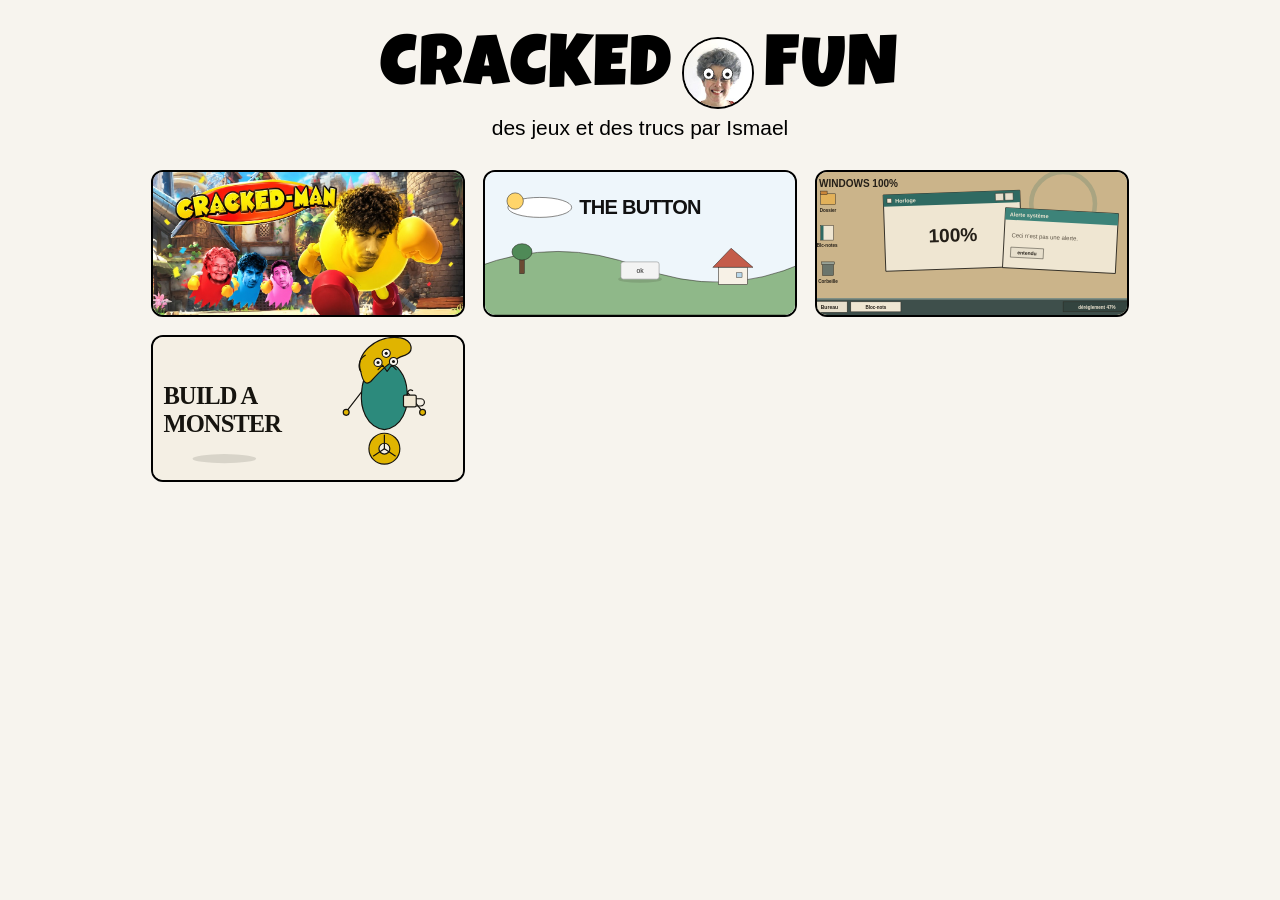
<file: index.html>
<!DOCTYPE html>
<html lang="fr">
  <head>
    <meta charset="UTF-8" />
    <meta name="viewport" content="width=device-width, initial-scale=1" />
    <meta name="theme-color" content="#f7f4ee" />
    <meta name="description" content="cracked.fun — des jeux et des trucs faits par Ismael." />
    <title>cracked.fun</title>
    <link rel="icon" type="image/png" href="assets/favicon.png" />
    <link rel="apple-touch-icon" href="assets/apple-touch-icon.png" />
    <link rel="preconnect" href="https://fonts.googleapis.com" />
    <link rel="preconnect" href="https://fonts.gstatic.com" crossorigin />
    <link
      href="https://fonts.googleapis.com/css2?family=Luckiest+Guy&display=swap"
      rel="stylesheet"
    />
    <link rel="stylesheet" href="site.css" />
  </head>
  <body>
    <div class="home">
      <header class="home-header">
        <h1 class="home-title">
          <span>CRACKED</span>
          <span class="logo-face" aria-hidden="true">
            <img src="assets/face.png" alt="" width="72" height="72" />
            <svg class="logo-eyes" viewBox="0 0 100 100">
              <g class="eye">
                <ellipse class="white" cx="36.2" cy="51.2" rx="7.8" ry="8.4" />
                <circle class="pupil" cx="36.2" cy="52.4" r="3.1" />
              </g>
              <g class="eye">
                <ellipse class="white" cx="63.8" cy="51.2" rx="7.8" ry="8.4" />
                <circle class="pupil" cx="63.8" cy="52.4" r="3.1" />
              </g>
            </svg>
          </span>
          <span>FUN</span>
        </h1>
        <p class="home-subtitle">des jeux et des trucs par Ismael</p>
      </header>

      <main class="games-container" id="shelf" aria-label="Les jeux"></main>

      <noscript>
        <p class="noscript"><a href="games/crack-man/">CRACKED-MAN</a></p>
      </noscript>

    </div>

    <script src="catalog.js"></script>
    <script src="site.js"></script>
  </body>
</html>
</file>
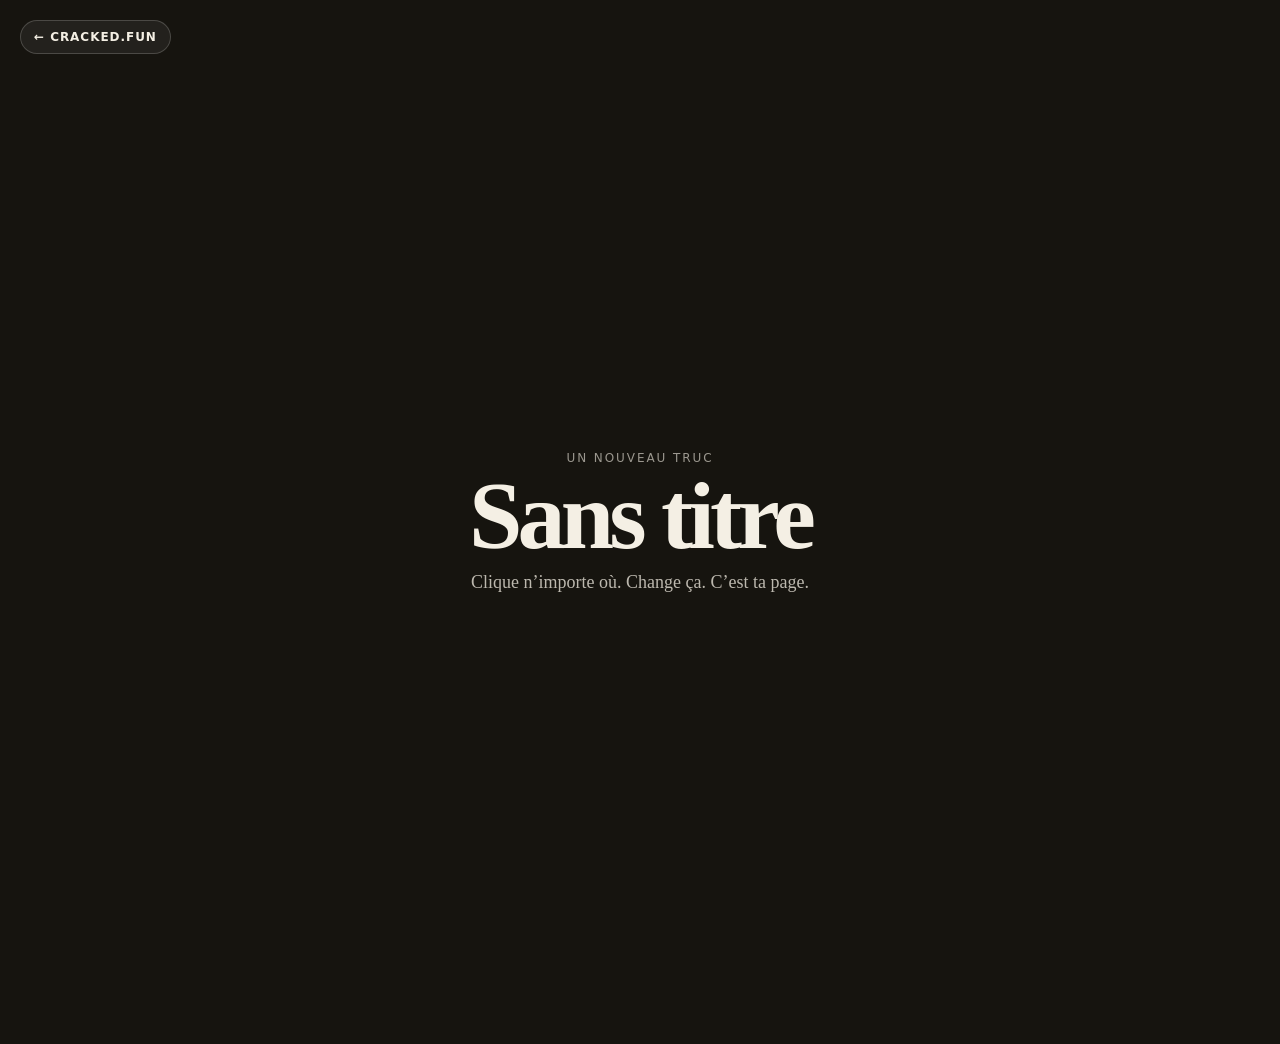
<file: games/_modele/index.html>
<!DOCTYPE html>
<html lang="fr">
  <head>
    <meta charset="UTF-8" />
    <meta name="viewport" content="width=device-width, initial-scale=1" />
    <title>Sans titre</title>
    <link rel="stylesheet" href="../../shared.css" />
    <link rel="stylesheet" href="style.css" />
  </head>
  <body>
    <!--
      Pour publier cette page :
      1. Duplique ce dossier et renomme-le (ex. games/mon-truc)
      2. Ajoute { slug: "mon-truc", title: "Mon truc", blurb: "…" } dans /catalog.js
      3. Dessine un bandeau 16:7 dans thumb.svg
    -->
    <a class="fun-home" href="../../">← cracked.fun</a>
    <main>
      <p class="kicker">un nouveau truc</p>
      <h1>Sans titre</h1>
      <p class="lede">Clique n’importe où. Change ça. C’est ta page.</p>
    </main>
    <script src="main.js"></script>
  </body>
</html>
</file>
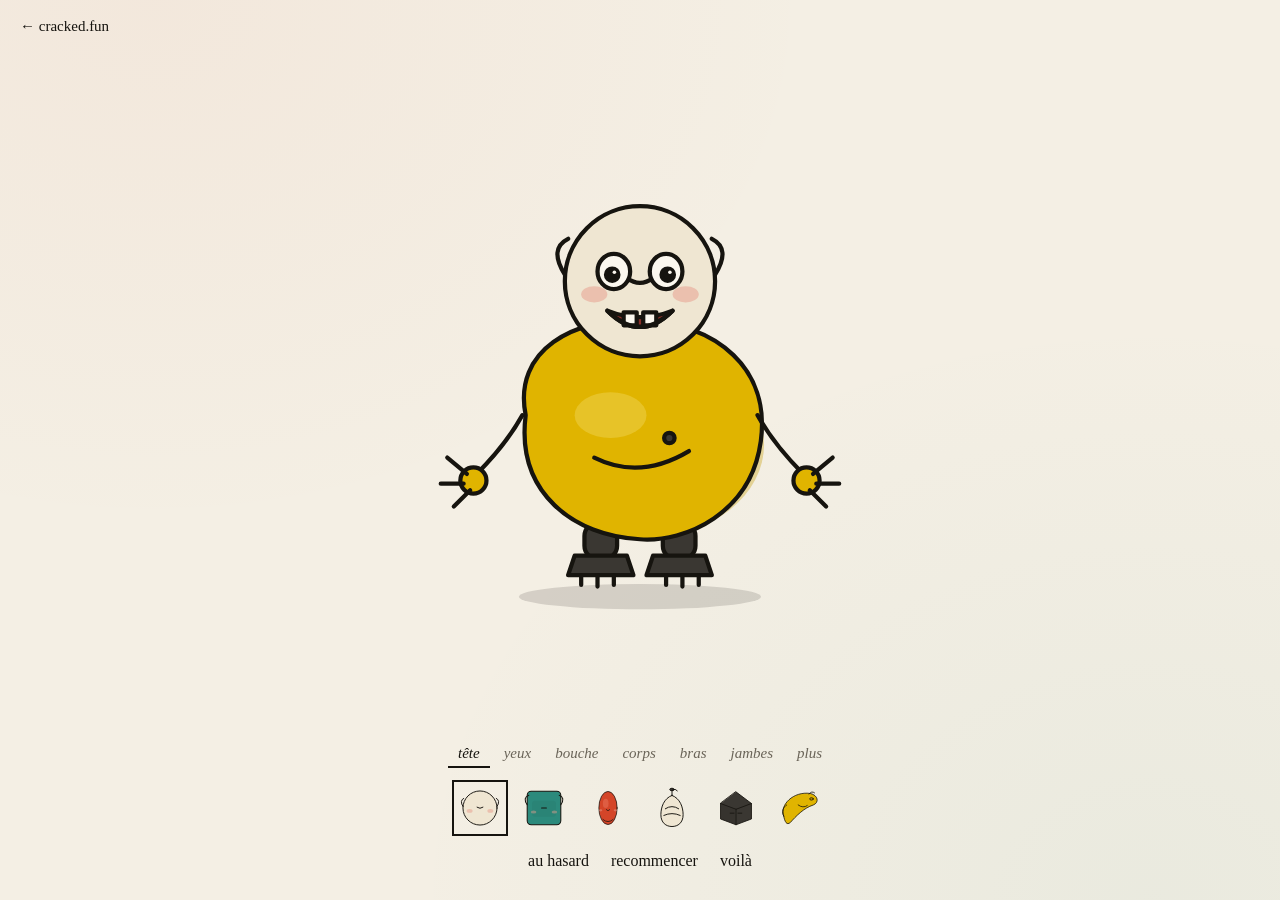
<file: games/build-a-monster/index.html>
<!DOCTYPE html>
<html lang="fr">
  <head>
    <meta charset="UTF-8" />
    <meta name="viewport" content="width=device-width, initial-scale=1" />
    <meta name="theme-color" content="#f4efe4" />
    <title>BUILD A MONSTER — cracked.fun</title>
    <link
      rel="icon"
      href="data:image/svg+xml,<svg xmlns='http://www.w3.org/2000/svg' viewBox='0 0 16 16'><rect width='16' height='16' fill='%23f4efe4'/><circle cx='8' cy='9' r='5.5' fill='%23e0b400' stroke='%2316140f' stroke-width='1.2'/><circle cx='6' cy='8' r='1' fill='%2316140f'/><circle cx='10' cy='8' r='1' fill='%2316140f'/></svg>"
    />
    <link rel="stylesheet" href="../../shared.css" />
    <link rel="stylesheet" href="style.css" />
  </head>
  <body>
    <a class="fun-home" href="../../">← cracked.fun</a>

    <main>
      <div class="stage">
        <div class="specimen">
          <div class="creature-wrap" id="creatureWrap">
            <svg
              id="monster"
              viewBox="0 0 360 460"
              role="img"
              aria-label="Le monstre"
            >
              <ellipse
                id="ground"
                class="ground"
                cx="180"
                cy="428"
                rx="72"
                ry="10"
                fill="#16140f"
                opacity="0.14"
              />
              <g id="monster-bob">
                <g id="monster-fit">
                  <g id="layer-legs"></g>
                  <g id="layer-body"></g>
                  <g id="layer-arms"></g>
                  <g id="layer-head"></g>
                  <g id="layer-eyes"></g>
                  <g id="layer-mouth"></g>
                  <g id="layer-accessory"></g>
                </g>
              </g>
            </svg>
          </div>

          <section class="finale" id="finale" hidden>
            <h1 id="monsterName"></h1>
            <p id="monsterTrait"></p>
          </section>
        </div>
      </div>

      <div class="dock" id="dock">
        <div class="picker" id="picker">
          <div
            class="cats"
            id="cats"
            role="tablist"
            aria-label="Catégories"
          ></div>
          <div
            class="parts"
            id="parts"
            role="tabpanel"
            aria-label="Pièces"
          ></div>
        </div>

        <div class="actions" id="actions">
          <button type="button" id="btnRandom">au hasard</button>
          <button type="button" id="btnReset">recommencer</button>
          <button type="button" id="btnVoila">voilà</button>
        </div>
      </div>
    </main>

    <script type="module" src="js/main.js"></script>
  </body>
</html>
</file>
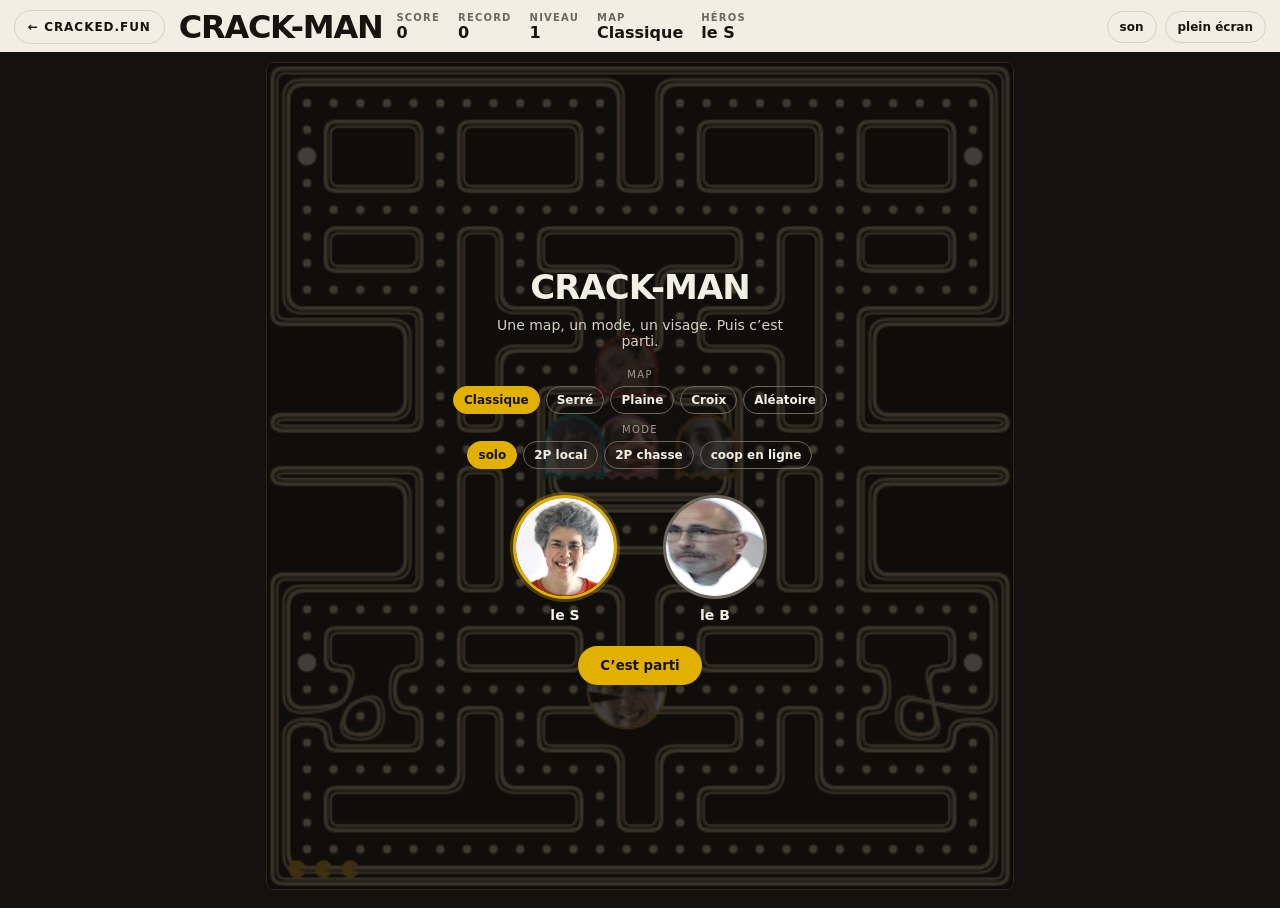
<file: games/crack-man/index.html>
<!DOCTYPE html>
<html lang="fr">
  <head>
    <meta charset="UTF-8" />
    <meta name="viewport" content="width=device-width, initial-scale=1, maximum-scale=1, user-scalable=no" />
    <meta name="theme-color" content="#100e0c" />
    <title>CRACK-MAN</title>
    <link rel="icon" href="data:image/svg+xml,<svg xmlns='http://www.w3.org/2000/svg' viewBox='0 0 16 16'><circle cx='8' cy='8' r='7' fill='%23ffe14d'/><polygon points='8,8 16,4 16,12' fill='%23100e0c'/></svg>" />
    <link rel="stylesheet" href="../../shared.css" />
    <link rel="stylesheet" href="style.css" />
  </head>
  <body>
    <div class="app">
      <header class="top">
        <a class="fun-home" href="../../">← cracked.fun</a>
        <h1>CRACK-MAN</h1>
        <div class="hud" aria-live="polite">
          <div><span class="label">score</span> <b id="score">0</b></div>
          <div><span class="label">record</span> <b id="high">0</b></div>
          <div><span class="label">niveau</span> <b id="level">1</b></div>
          <div><span class="label">map</span> <b id="mapLabel">Classique</b></div>
          <div><span class="label">héros</span> <b id="heroLabel">le S</b></div>
        </div>
        <div class="tools">
          <button type="button" id="muteBtn" aria-pressed="false">son</button>
          <button type="button" id="fullBtn">plein écran</button>
        </div>
      </header>

      <div class="board">
        <div class="stage" id="stage">
          <canvas id="game" width="448" height="496"></canvas>
        <div id="overlay" class="overlay">
          <p id="overlayTitle" class="ready">CRACK-MAN</p>
          <p id="overlayHint" class="hint">Une map, un mode, un visage.</p>
          <div id="setup" class="setup">
            <p class="setup-label">map</p>
            <div id="mapRow" class="chip-row" role="group" aria-label="Carte"></div>
            <p class="setup-label">mode</p>
            <div id="modeRow" class="chip-row" role="group" aria-label="Mode">
              <button type="button" class="chip" data-mode="solo">solo</button>
              <button type="button" class="chip" data-mode="coop">2P local</button>
              <button type="button" class="chip" data-mode="versus">2P chasse</button>
              <button type="button" class="chip" data-mode="online">coop en ligne</button>
            </div>
            <div id="onlineBox" class="online-box" hidden>
              <p class="setup-label">salon</p>
              <p class="online-help">Toi = premier héros. Ton pote = le deuxième. Même score, mêmes vies, même map.</p>
              <div class="online-row">
                <button type="button" id="hostBtn">créer un salon</button>
                <input id="roomCode" maxlength="4" spellcheck="false" placeholder="CODE" aria-label="Code salon" />
                <button type="button" id="joinBtn">rejoindre</button>
                <button type="button" id="copyLink" hidden>copier le lien</button>
              </div>
              <p id="netStatus" class="net-status"></p>
            </div>
          </div>
          <div id="picker" class="picker" role="group" aria-label="Choix du personnage">
            <button type="button" class="pick" data-hero="s" aria-pressed="true" aria-label="le S">
              <img src="faces/le-s.png" alt="" width="104" height="104" />
              <span>le S</span>
            </button>
            <button type="button" class="pick" data-hero="b" aria-pressed="false" aria-label="le B">
              <img src="faces/le-b.png" alt="" width="104" height="104" />
              <span>le B</span>
            </button>
          </div>
          <div class="overlay-actions">
            <button id="startBtn" type="button" hidden>C’est parti</button>
            <button id="changeBtn" type="button" hidden>changer de perso</button>
          </div>
        </div>
        </div>
      </div>

      <div class="pad" aria-label="Direction">
        <button type="button" data-dir="up" aria-label="Haut">▲</button>
        <div class="mid">
          <button type="button" data-dir="left" aria-label="Gauche">◀</button>
          <button type="button" data-dir="right" aria-label="Droite">▶</button>
        </div>
        <button type="button" data-dir="down" aria-label="Bas">▼</button>
      </div>
    </div>
    <script type="module" src="js/main.js"></script>
  </body>
</html>
</file>
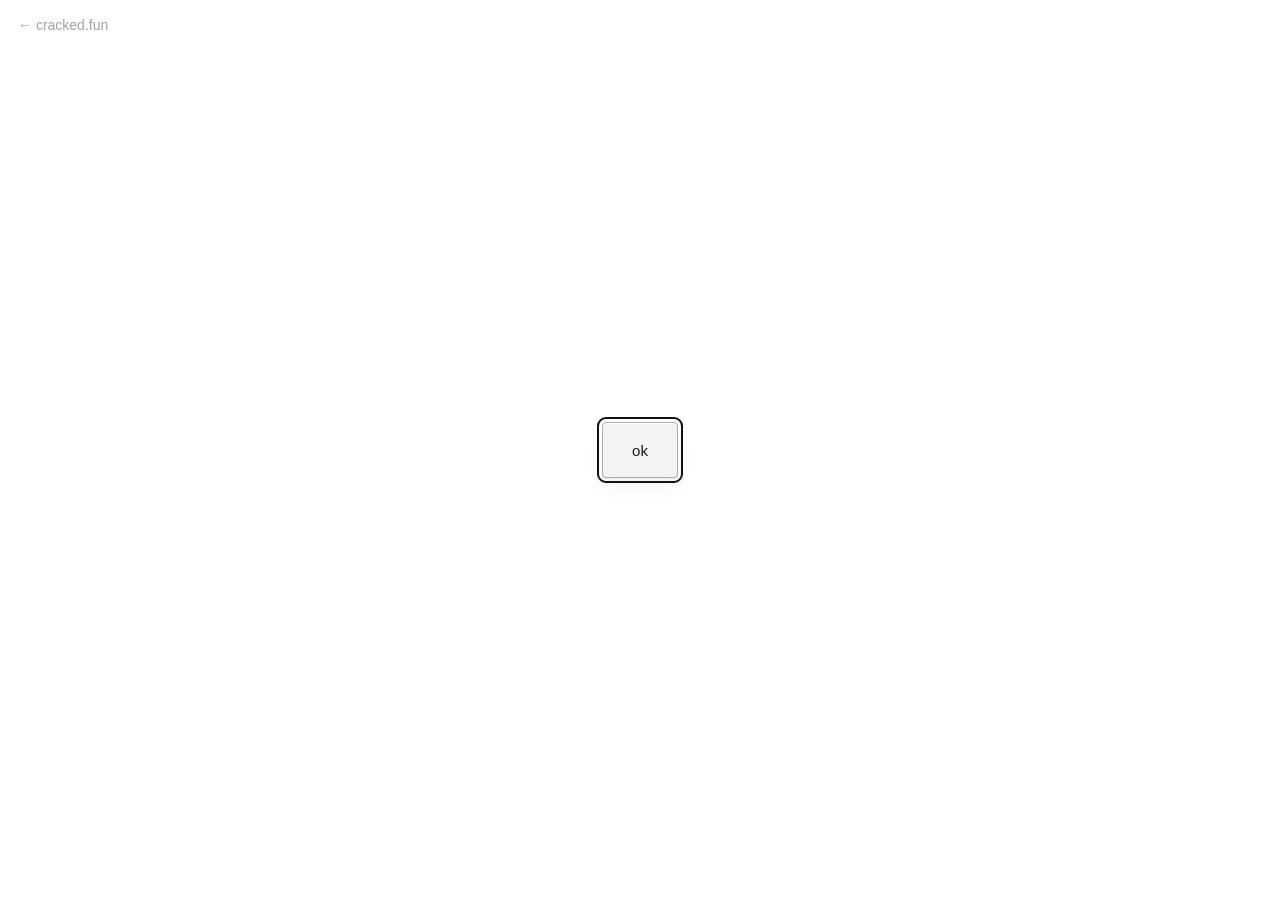
<file: games/the-button/index.html>
<!DOCTYPE html>
<html lang="fr">
  <head>
    <meta charset="UTF-8" />
    <meta name="viewport" content="width=device-width, initial-scale=1" />
    <meta name="theme-color" content="#ffffff" />
    <title>THE BUTTON — cracked.fun</title>
    <link
      rel="icon"
      href="data:image/svg+xml,<svg xmlns='http://www.w3.org/2000/svg' viewBox='0 0 16 16'><rect x='2' y='5' width='12' height='6' rx='1.2' fill='%23f3f3f3' stroke='%238a8a8a'/></svg>"
    />
    <link rel="stylesheet" href="../../shared.css" />
    <link rel="stylesheet" href="./style.css" />
  </head>
  <body data-era="void">
    <a class="fun-home" href="../../">← cracked.fun</a>
    <div class="count" id="count" aria-hidden="true"></div>

    <svg
      class="cosmos"
      id="cosmos"
      viewBox="0 0 1200 675"
      preserveAspectRatio="xMidYMid slice"
      aria-hidden="true"
    ></svg>

    <div class="world" id="world">
      <div class="globe" id="globe">
        <div class="picture-wrap">
          <svg
            class="picture"
            id="stage"
            viewBox="0 0 1200 675"
            preserveAspectRatio="xMidYMid slice"
            aria-hidden="true"
          ></svg>
        </div>
        <div class="globe-glass" aria-hidden="true"></div>
        <div class="globe-base" aria-hidden="true"></div>
      </div>
    </div>

    <button type="button" class="the-btn" id="btn" autofocus>
      <span class="crown" aria-hidden="true"></span>
      <span class="label" id="label">ok</span>
    </button>

    <p class="caption" id="caption" aria-live="polite"></p>

    <div class="os-dialog" id="dialog" hidden>
      <div class="os-card" role="dialog" aria-labelledby="dialog-title" aria-modal="true">
        <div class="os-bar">
          <span id="dialog-title">Alerte</span>
          <button type="button" class="os-x" id="dialog-ok" aria-label="fermer">×</button>
        </div>
        <p class="os-body" id="dialog-body"></p>
        <div class="os-actions">
          <button type="button" class="os-ok" id="dialog-ok-2">OK</button>
        </div>
      </div>
    </div>

    <script type="module" src="./js/main.js"></script>
  </body>
</html>
</file>
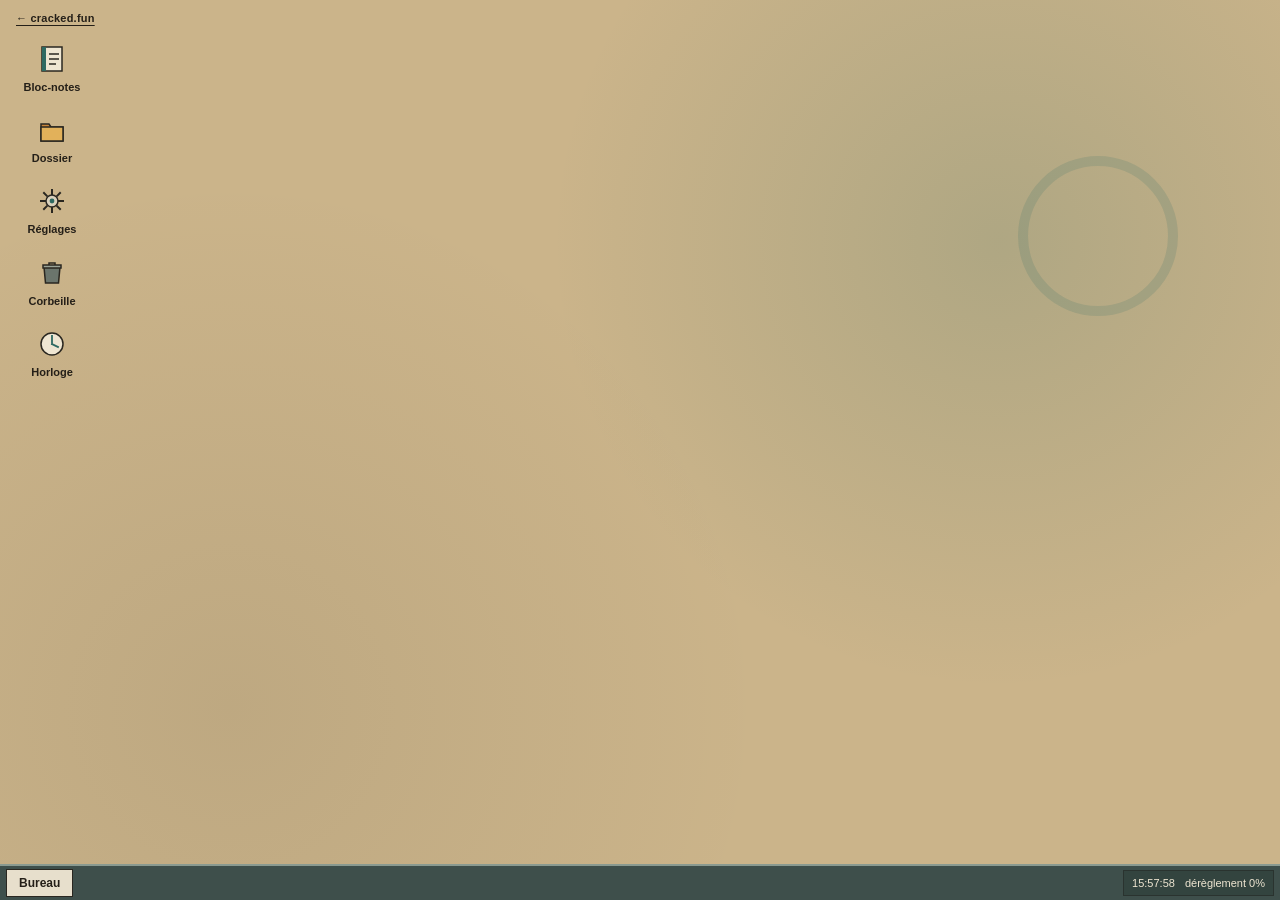
<file: games/windows-100/index.html>
<!DOCTYPE html>
<html lang="fr">
  <head>
    <meta charset="UTF-8" />
    <meta name="viewport" content="width=device-width, initial-scale=1" />
    <title>WINDOWS 100% — cracked.fun</title>
    <link rel="icon" href="data:image/svg+xml,<svg xmlns='http://www.w3.org/2000/svg' viewBox='0 0 16 16'><rect width='16' height='16' fill='%23cbb48a'/><rect x='3' y='3' width='10' height='8' fill='%23efe6d2' stroke='%232a2720'/><rect x='3' y='3' width='10' height='2' fill='%232f6a62'/></svg>" />
    <link rel="stylesheet" href="../../shared.css" />
    <link rel="stylesheet" href="style.css" />
  </head>
  <body>
    <a class="fun-home" href="../../">← cracked.fun</a>
    <div id="boot" class="boot" hidden>
      <div class="boot-card">
        <div class="boot-mark" aria-hidden="true"></div>
        <p class="boot-name">Bureau</p>
        <p class="boot-msg">préparation du bureau…</p>
      </div>
    </div>
    <div id="stage" class="stage">
      <div id="desktop" class="desktop"></div>
      <div id="windows" class="windows"></div>
    </div>
    <footer id="taskbar" class="taskbar"></footer>
    <script type="module" src="js/main.js"></script>
  </body>
</html>
</file>
<file: site.css>
/* Copie du layout neal.fun : fond papier, logo centré, grille de cartes-images. */

* {
  box-sizing: border-box;
}

html,
body {
  margin: 0;
  min-height: 100%;
  background: #f7f4ee;
  color: #000;
  font-family: -apple-system, BlinkMacSystemFont, "Segoe UI", Roboto, Helvetica, Arial, sans-serif;
}

.home {
  max-width: 1010px;
  margin: 0 auto;
  padding: 8px 16px 40px;
}

.home-header {
  text-align: center;
  padding: 26px 0 30px;
}

.home-title {
  display: flex;
  align-items: center;
  justify-content: center;
  gap: 8px;
  margin: 0;
  font-family: "Luckiest Guy", "Arial Rounded MT Bold", "Segoe UI", Arial, sans-serif;
  font-size: clamp(42px, 8vw, 72px);
  font-weight: 400;
  letter-spacing: 0.02em;
  line-height: 1;
  color: #000;
}

.logo-face {
  position: relative;
  display: inline-block;
  width: clamp(48px, 8vw, 72px);
  height: clamp(48px, 8vw, 72px);
  margin: 0 2px;
  border: 2.5px solid #000;
  border-radius: 50%;
  overflow: hidden;
  transform: translateY(4%);
  flex-shrink: 0;
  background: #e8e2d6;
}

.logo-face img {
  display: block;
  width: 100%;
  height: 100%;
  object-fit: cover;
  object-position: center top;
}

.logo-eyes {
  position: absolute;
  inset: 0;
  width: 100%;
  height: 100%;
  pointer-events: none;
  overflow: visible;
}

.logo-face .white {
  fill: #fff;
  stroke: #111;
  stroke-width: 1.15;
}

.logo-face .pupil {
  fill: #171717;
}

.home-subtitle {
  margin: 10px 0 0;
  color: #000;
  font-size: clamp(16px, 2.4vw, 21px);
}

.games-container {
  display: grid;
  grid-template-columns: repeat(3, 1fr);
  gap: 18px;
}

.game-link {
  display: block;
  border-radius: 12px;
  line-height: 0;
  transition: transform 0.12s ease-out;
}

.game-link:hover,
.game-link:focus-visible {
  transform: scale(1.03);
}

.game-image {
  width: 100%;
  aspect-ratio: 32 / 15;
  object-fit: cover;
  border: 2px solid #000;
  border-radius: 12px;
  background: #f7f4ee;
}

.home-footer {
  margin-top: 48px;
  text-align: center;
  color: #777;
  font-size: 13px;
}

.noscript {
  text-align: center;
}

@media (max-width: 860px) {
  .games-container {
    grid-template-columns: repeat(2, 1fr);
    gap: 14px;
  }
}

@media (max-width: 560px) {
  .games-container {
    grid-template-columns: 1fr;
  }

  .home-header {
    padding: 18px 0 22px;
  }
}
</file>
<file: shared.css>
.fun-home {
  display: inline-flex;
  align-items: center;
  gap: 8px;
  margin-bottom: 18px;
  border: 1px solid rgba(255, 255, 255, 0.18);
  border-radius: 999px;
  padding: 9px 13px;
  background: rgba(255, 255, 255, 0.06);
  color: inherit;
  font-family: "Segoe UI", system-ui, sans-serif;
  font-size: 12px;
  font-weight: 800;
  letter-spacing: 0.08em;
  text-decoration: none;
  text-transform: uppercase;
  transition: opacity 0.18s ease, transform 0.18s ease, background 0.18s ease;
}

.fun-home:hover,
.fun-home:focus-visible {
  background: rgba(255, 255, 255, 0.12);
  opacity: 1;
  transform: translateY(-2px);
}
</file>
<file: games/_modele/style.css>
html,
body {
  margin: 0;
  min-height: 100%;
  background: #16140f;
  color: #f4efe4;
  font-family: Georgia, "Iowan Old Style", serif;
  cursor: pointer;
  transition: background 0.35s ease;
}

.fun-home {
  position: absolute;
  top: 20px;
  left: 20px;
  color: #f4efe4;
  z-index: 2;
}

main {
  min-height: 100vh;
  display: grid;
  place-content: center;
  text-align: center;
  padding: 72px 24px;
  pointer-events: none;
}

.kicker {
  margin: 0;
  font-family: "Segoe UI", system-ui, sans-serif;
  font-size: 12px;
  letter-spacing: 0.16em;
  text-transform: uppercase;
  opacity: 0.6;
}

h1 {
  margin: 8px 0 12px;
  font-size: clamp(48px, 12vw, 96px);
  letter-spacing: -0.05em;
  line-height: 0.9;
}

.lede {
  margin: 0;
  font-size: 18px;
  opacity: 0.75;
}
</file>
<file: games/build-a-monster/style.css>
:root {
  --paper: #f4efe4;
  --ink: #16140f;
  --mute: #6a6458;
  --line: #d2cbbd;
  --mustard: #e0b400;
  --tomato: #d44528;
  --teal: #2c8a7c;
}

*,
*::before,
*::after {
  box-sizing: border-box;
}

html,
body {
  margin: 0;
  min-height: 100%;
  background: var(--paper);
  color: var(--ink);
  font-family: Georgia, "Iowan Old Style", "Palatino Linotype", serif;
}

body {
  min-height: 100dvh;
  background-image:
    radial-gradient(ellipse at 12% 0%, rgba(212, 69, 40, 0.045), transparent 42%),
    radial-gradient(ellipse at 90% 100%, rgba(44, 138, 124, 0.05), transparent 46%);
}

.fun-home {
  position: fixed;
  top: 18px;
  left: 20px;
  z-index: 4;
  margin: 0;
  border: 0;
  border-radius: 0;
  padding: 0;
  background: transparent;
  color: var(--ink);
  font-family: Georgia, "Iowan Old Style", serif;
  font-size: 15px;
  font-weight: 400;
  letter-spacing: 0;
  text-transform: none;
  box-shadow: none;
}

.fun-home:hover,
.fun-home:focus-visible {
  background: transparent;
  transform: none;
  opacity: 1;
  box-shadow: inset 0 -1px 0 var(--ink);
}

.fun-home:focus-visible {
  outline: 2px solid var(--ink);
  outline-offset: 4px;
}

main {
  min-height: 100dvh;
  display: flex;
  flex-direction: column;
  padding: 52px 16px 20px;
}

.stage {
  flex: 1;
  display: flex;
  justify-content: center;
  min-height: 0;
}

.specimen {
  display: flex;
  flex-direction: column;
  align-items: center;
  width: 100%;
  max-width: 720px;
  min-height: 0;
}

.creature-wrap {
  display: flex;
  justify-content: center;
  align-items: center;
  width: 100%;
  line-height: 0;
}

#monster {
  display: block;
  width: auto;
  height: min(66dvh, 580px);
  max-width: min(96vw, 100%);
  overflow: visible;
}

#monster-bob {
  transform-box: fill-box;
  transform-origin: 50% 80%;
}

.finale {
  flex-shrink: 0;
  text-align: center;
  margin-top: 2px;
  min-height: 4.4em;
}

.finale[hidden] {
  display: none;
}

.finale h1 {
  margin: 0;
  font-size: clamp(32px, 7vw, 56px);
  font-weight: 700;
  letter-spacing: -0.04em;
  line-height: 0.95;
}

.finale p {
  margin: 8px 0 0;
  font-size: clamp(15px, 2.4vw, 18px);
  font-style: italic;
  color: var(--mute);
}

.dock {
  flex-shrink: 0;
  display: flex;
  flex-direction: column;
  align-items: center;
  gap: 12px;
  padding: 2px 0 6px;
}

.picker {
  display: flex;
  flex-direction: column;
  align-items: center;
  gap: 12px;
  width: 100%;
}

.picker[hidden] {
  display: none;
}

.cats {
  display: flex;
  flex-wrap: wrap;
  justify-content: center;
  gap: 2px 4px;
  max-width: 640px;
}

button {
  -webkit-tap-highlight-color: transparent;
  touch-action: manipulation;
  user-select: none;
}

.cats button {
  appearance: none;
  background: none;
  border: 0;
  border-radius: 0;
  padding: 6px 10px;
  color: var(--mute);
  font-family: Georgia, "Iowan Old Style", serif;
  font-size: 15px;
  font-style: italic;
  cursor: pointer;
  box-shadow: inset 0 -1px 0 transparent;
}

.cats button[aria-selected="true"] {
  color: var(--ink);
  box-shadow: inset 0 -2px 0 var(--ink);
}

.cats button:hover {
  color: var(--ink);
}

.parts {
  display: flex;
  flex-wrap: wrap;
  justify-content: center;
  gap: 8px;
}

.part-btn {
  appearance: none;
  width: 56px;
  height: 56px;
  padding: 6px;
  background: transparent;
  border: 2px solid transparent;
  border-radius: 0;
  cursor: pointer;
  color: var(--ink);
}

.part-btn svg {
  display: block;
  width: 100%;
  height: 100%;
  overflow: visible;
}

.part-btn[aria-pressed="true"] {
  border-color: var(--ink);
}

.part-btn:hover:not([aria-pressed="true"]) {
  border-color: var(--line);
}

.actions {
  display: flex;
  flex-wrap: wrap;
  justify-content: center;
  gap: 8px 22px;
}

.actions button {
  appearance: none;
  background: none;
  border: 0;
  border-radius: 0;
  padding: 4px 0;
  color: var(--ink);
  font-family: Georgia, "Iowan Old Style", serif;
  font-size: 16px;
  cursor: pointer;
  box-shadow: inset 0 -1px 0 transparent;
}

.actions button:hover {
  box-shadow: inset 0 -1px 0 var(--ink);
}

.actions button:focus-visible,
.cats button:focus-visible,
.part-btn:focus-visible {
  outline: 2px solid var(--ink);
  outline-offset: 3px;
}

.is-present #monster-bob {
  animation: bob 2.55s ease-in-out infinite;
}

@keyframes bob {
  0%,
  100% {
    transform: translateY(0);
  }
  50% {
    transform: translateY(-10px);
  }
}

@media (prefers-reduced-motion: reduce) {
  .is-present #monster-bob {
    animation: none;
  }

  .fun-home {
    transition: none;
  }
}

  @media (max-width: 520px) {
  .fun-home {
    top: 14px;
    left: 14px;
    font-size: 14px;
  }

  main {
    padding: 44px 10px 12px;
  }

  .part-btn {
    width: 48px;
    height: 48px;
  }

  #monster {
    height: min(54dvh, 440px);
  }

  .cats button {
    font-size: 14px;
    padding: 5px 8px;
  }

  .finale h1 {
    font-size: clamp(28px, 11vw, 44px);
  }
}
</file>
<file: games/crack-man/style.css>
:root {
  --paper: #f3eee4;
  --ink: #16140f;
  --mute: #6d675c;
  --gold: #e2b100;
  --line: #d8d0c2;
  --board: #0d0c0a;
}

* {
  box-sizing: border-box;
  -webkit-tap-highlight-color: transparent;
}

html,
body {
  margin: 0;
  height: 100%;
  background: var(--paper);
  color: var(--ink);
  font-family: "Segoe UI", system-ui, sans-serif;
}

.app {
  min-height: 100dvh;
  display: flex;
  flex-direction: column;
  padding: 10px 14px 16px;
}

.top {
  display: flex;
  align-items: center;
  gap: 14px;
  flex-wrap: wrap;
  margin-bottom: 8px;
}

.fun-home {
  margin: 0;
  border: 1px solid var(--line);
  background: transparent;
  color: var(--ink);
  transform: none;
}

.fun-home:hover,
.fun-home:focus-visible {
  background: #fff;
  transform: none;
}

h1 {
  margin: 0;
  font-size: clamp(22px, 4vw, 32px);
  letter-spacing: -0.04em;
  font-weight: 800;
  line-height: 1;
}

.hud {
  display: flex;
  gap: 18px;
  font-variant-numeric: tabular-nums;
  font-size: 16px;
  font-weight: 700;
  flex: 1;
}

.hud b {
  font-weight: 800;
}

.label {
  display: block;
  font-size: 10px;
  font-weight: 700;
  letter-spacing: 0.12em;
  text-transform: uppercase;
  color: var(--mute);
}

.tools {
  display: flex;
  gap: 8px;
}

.tools button {
  background: transparent;
  color: var(--ink);
  border: 1px solid var(--line);
  border-radius: 999px;
  padding: 8px 12px;
  font-size: 12px;
  font-weight: 700;
}

.tools button:focus-visible,
.pick:focus-visible,
.overlay-actions button:focus-visible,
.pad button:focus-visible {
  outline: 2px solid var(--gold);
  outline-offset: 2px;
}

.board {
  flex: 1;
  display: flex;
  align-items: center;
  justify-content: center;
  min-height: 0;
  background: #141210;
  margin: 0 -14px -16px;
  padding: 10px 14px 18px;
}

.stage {
  position: relative;
  width: min(100vw - 24px, calc((100dvh - 72px) * 448 / 496));
  background: var(--board);
  border-radius: 8px;
  overflow: hidden;
  border: 1px solid #2a261f;
}

.stage:fullscreen,
.stage:-webkit-full-screen {
  width: min(100vw, calc(100vh * 448 / 496));
  height: min(100vh, calc(100vw * 496 / 448));
  border: 0;
  border-radius: 0;
}

canvas#game {
  display: block;
  width: 100%;
  height: auto;
  aspect-ratio: 448 / 496;
}

.overlay {
  position: absolute;
  inset: 0;
  display: flex;
  flex-direction: column;
  align-items: center;
  justify-content: center;
  background: rgba(13, 12, 10, 0.78);
  color: #f4efe4;
  text-align: center;
  gap: 10px;
  padding: 16px;
  overflow: auto;
}

.overlay.hidden {
  display: none;
}

.ready {
  margin: 0;
  font-size: clamp(22px, 5vw, 34px);
  letter-spacing: -0.03em;
  font-weight: 800;
}

.hint {
  margin: 0;
  font-size: 14px;
  color: #d8d0c2;
  max-width: 22em;
}

.setup {
  width: min(420px, 100%);
  text-align: center;
}

.setup-label {
  margin: 10px 0 6px;
  font-size: 10px;
  letter-spacing: 0.14em;
  text-transform: uppercase;
  color: #a39a8c;
}

.chip-row {
  display: flex;
  flex-wrap: wrap;
  justify-content: center;
  gap: 6px;
}

.chip {
  background: transparent;
  color: #f4efe4;
  border: 1px solid #6d675c;
  border-radius: 999px;
  padding: 6px 10px;
  font-size: 12px;
  font-weight: 700;
}

.chip.is-on {
  background: var(--gold);
  color: #16140f;
  border-color: var(--gold);
}

.online-box {
  margin-top: 8px;
}

.online-help {
  margin: 0 0 8px;
  font-size: 12px;
  color: #d8d0c2;
}

.online-row {
  display: flex;
  flex-wrap: wrap;
  justify-content: center;
  gap: 6px;
}

.online-row input {
  width: 4.6em;
  text-align: center;
  text-transform: uppercase;
  letter-spacing: 0.12em;
  font-weight: 800;
  border: 1px solid #6d675c;
  border-radius: 999px;
  background: #1a1712;
  color: #f4efe4;
  padding: 8px 10px;
}

.online-row button {
  padding: 8px 12px;
  font-size: 12px;
}

.net-status {
  margin: 6px 0 0;
  min-height: 1.2em;
  font-size: 12px;
  color: #e2b100;
}

.picker {
  display: flex;
  gap: 18px;
  margin: 8px 0 4px;
}

.pick {
  width: 132px;
  background: transparent;
  color: #f4efe4;
  border: 0;
  border-radius: 18px;
  padding: 8px;
  display: flex;
  flex-direction: column;
  align-items: center;
  gap: 8px;
  font-weight: 800;
}

.pick img {
  display: block;
  width: 104px;
  height: 104px;
  object-fit: cover;
  border-radius: 50%;
  background: #2a261f;
  border: 3px solid #6d675c;
  overflow: hidden;
  color: transparent;
  font-size: 0;
  line-height: 0;
  pointer-events: none;
}

.pick span {
  font-size: 14px;
  font-weight: 800;
  line-height: 1.2;
}

.pick[data-hero="s"] img {
  object-position: 50% 38%;
}

.pick[data-hero="b"] img {
  object-position: 38% 42%;
}

.pick.is-on img,
.pick[aria-pressed="true"] img {
  border-color: var(--gold);
  box-shadow: 0 0 0 3px rgba(226, 177, 0, 0.28);
}

.overlay-actions {
  display: flex;
  gap: 10px;
  flex-wrap: wrap;
  justify-content: center;
}

button {
  cursor: pointer;
  border: 0;
  border-radius: 999px;
  background: var(--gold);
  color: #16140f;
  font-family: inherit;
  font-weight: 800;
  padding: 12px 22px;
}

#changeBtn {
  background: transparent;
  color: #f4efe4;
  border: 1px solid #8a8274;
}

.pad {
  display: none;
  margin: 10px auto 0;
  justify-items: center;
  gap: 8px;
  width: min(280px, 100%);
}

.pad .mid {
  display: flex;
  gap: 56px;
}

.pad button {
  width: 72px;
  height: 48px;
  border-radius: 10px;
  background: var(--ink);
  color: var(--paper);
  padding: 0;
}

@media (pointer: coarse) {
  .pad {
    display: grid;
  }
  .stage {
    width: min(100vw - 20px, calc((100dvh - 196px) * 448 / 496));
  }
}

@media (max-width: 720px) {
  .hud {
    width: 100%;
    order: 3;
    justify-content: space-between;
    gap: 8px;
    font-size: 14px;
  }
  .tools {
    margin-left: auto;
  }
  .pick {
    width: 112px;
  }
  .pick img {
    width: 88px;
    height: 88px;
  }
}

@media (prefers-reduced-motion: reduce) {
  * {
    animation: none !important;
    transition: none !important;
  }
}
</file>
<file: games/the-button/style.css>
* {
  box-sizing: border-box;
}

html,
body {
  margin: 0;
  height: 100%;
  overflow: hidden;
  background: var(--sky, #ffffff);
  color: #1a1a1a;
  font-family: -apple-system, BlinkMacSystemFont, "Segoe UI", Roboto, Helvetica, Arial, sans-serif;
  color-scheme: light;
}

body {
  --sky: #ffffff;
  --inner-sky: #ffffff;
  --zoom: 1;
  --bx: 0px;
  --by: 0px;
  --press: 1;
  transition: background 0.45s ease, color 0.3s ease;
}

.fun-home {
  position: fixed;
  top: max(16px, env(safe-area-inset-top));
  left: max(18px, env(safe-area-inset-left));
  z-index: 40;
  display: inline;
  align-items: unset;
  gap: 0;
  margin: 0;
  border: 0;
  border-radius: 0;
  padding: 0;
  background: none;
  color: inherit;
  font-family: inherit;
  font-size: 14px;
  font-weight: 400;
  letter-spacing: 0;
  line-height: 1.3;
  text-decoration: none;
  text-transform: none;
  opacity: 0.4;
  transition: opacity 0.15s ease;
}

.fun-home:hover,
.fun-home:focus-visible {
  background: none;
  opacity: 1;
  transform: none;
}

.fun-home:focus-visible {
  outline: 2px solid currentColor;
  outline-offset: 3px;
}

.count {
  position: fixed;
  top: max(16px, env(safe-area-inset-top));
  right: max(18px, env(safe-area-inset-right));
  z-index: 40;
  margin: 0;
  font-size: 12px;
  font-variant-numeric: tabular-nums;
  letter-spacing: 0.04em;
  opacity: 0;
  pointer-events: none;
}

body.has-count .count {
  opacity: 0.28;
}

.cosmos {
  position: fixed;
  inset: 0;
  z-index: 0;
  width: 100%;
  height: 100%;
  opacity: 0;
  pointer-events: none;
}

body.is-globe .cosmos {
  opacity: 1;
}

.world {
  position: fixed;
  inset: 0;
  z-index: 1;
  pointer-events: none;
}

.globe {
  position: absolute;
  inset: 0;
}

.picture-wrap {
  position: absolute;
  inset: 0;
  background: var(--inner-sky, #fff);
  transform: scale(var(--zoom));
  transform-origin: 50% 47%;
  transition: transform 0.95s cubic-bezier(0.22, 0.8, 0.28, 1);
}

.picture-wrap::after {
  content: "";
  position: absolute;
  inset: 0;
  background-image: url("./assets/paper-grain.png");
  background-size: 280px;
  opacity: 0;
  pointer-events: none;
  mix-blend-mode: multiply;
}

body.is-land .picture-wrap::after,
body.is-creature .picture-wrap::after,
body[data-era="life"] .picture-wrap::after,
body[data-era="town"] .picture-wrap::after,
body[data-era="dense"] .picture-wrap::after,
body[data-era="beast"] .picture-wrap::after,
body[data-era="max"] .picture-wrap::after,
body.is-globe .picture-wrap::after {
  opacity: 0.16;
}

.picture {
  display: block;
  width: 100%;
  height: 100%;
}

.globe-glass,
.globe-base {
  position: absolute;
  left: 50%;
  opacity: 0;
  pointer-events: none;
  transition: opacity 0.8s ease;
}

.globe-glass {
  top: 47%;
  width: min(46vmin, 420px);
  height: min(46vmin, 420px);
  border: 2px solid rgba(255, 255, 255, 0.55);
  border-radius: 50%;
  transform: translate(-50%, -50%);
  box-shadow:
    inset -18px -22px 36px rgba(255, 255, 255, 0.18),
    inset 14px 10px 24px rgba(255, 255, 255, 0.28),
    0 0 0 6px rgba(40, 32, 28, 0.35),
    0 18px 40px rgba(0, 0, 0, 0.35);
  background: radial-gradient(circle at 32% 28%, rgba(255, 255, 255, 0.18), transparent 42%);
}

.globe-base {
  top: calc(47% + min(21vmin, 190px));
  width: min(28vmin, 250px);
  height: 28px;
  border-radius: 8px 8px 12px 12px;
  transform: translate(-50%, 0);
  background: #6a4a32;
  box-shadow: 0 10px 18px rgba(0, 0, 0, 0.35);
}

body.is-globe .picture-wrap {
  clip-path: circle(48% at 50% 47%);
}

body.is-globe .globe-glass,
body.is-globe .globe-base {
  opacity: 1;
}

body.is-globe {
  --inner-sky: #cfe4f4;
  color: #eeeae4;
}

body.is-sky {
  --inner-sky: #d7eef8;
}

body.is-land {
  --inner-sky: #cfe4f4;
}

body.is-night {
  --inner-sky: #1b2438;
  --sky: #1b2438;
  color: #e8e4dc;
}

body.is-eclipse {
  --inner-sky: #0e1016;
}

.ly-under {
  opacity: 0;
}

body.is-creature .ly-under {
  opacity: 1;
}

body.is-creature .ly-ground {
  transform: translateY(-12px);
}

body.is-night .sky-tex {
  opacity: 0.05;
}

body.is-night .lamp-glow {
  opacity: 0.85;
}

body.is-dance .ly {
  animation: sway 0.38s ease-in-out 4;
}

@keyframes sway {
  0%,
  100% {
    transform: rotate(0deg);
  }
  50% {
    transform: rotate(1.4deg) translateY(-3px);
  }
}

.the-btn {
  appearance: none;
  position: fixed;
  left: 50%;
  top: 50%;
  z-index: 20;
  margin: 0;
  padding: 0 22px;
  min-width: 76px;
  min-height: 56px;
  border: 1px solid #adadad;
  border-radius: 4px;
  background: #f3f3f3;
  color: #1a1a1a;
  font-family: inherit;
  font-size: 15px;
  line-height: 1;
  letter-spacing: 0.01em;
  cursor: pointer;
  user-select: none;
  -webkit-user-select: none;
  -webkit-tap-highlight-color: transparent;
  -webkit-touch-callout: none;
  touch-action: manipulation;
  box-shadow:
    0 1px 0 rgba(255, 255, 255, 0.85) inset,
    0 1px 1px rgba(0, 0, 0, 0.06),
    0 10px 18px rgba(0, 0, 0, 0.05);
  transform: translate3d(calc(-50% + var(--bx)), calc(-50% + var(--by)), 0) scale(var(--press));
  transform-origin: center center;
}

.the-btn:hover {
  background: #ececec;
}

.the-btn:active,
.the-btn[data-pressed="1"] {
  background: #dedede;
  box-shadow: 0 1px 0 rgba(0, 0, 0, 0.07) inset;
}

.the-btn:focus {
  outline: none;
}

.the-btn:focus-visible {
  outline: 2px solid #111;
  outline-offset: 3px;
}

.the-btn .label {
  position: relative;
  z-index: 1;
  pointer-events: none;
}

.the-btn .crown {
  display: none;
  position: absolute;
  left: 50%;
  top: -13px;
  width: 22px;
  height: 12px;
  pointer-events: none;
  background: #f2d66b;
  clip-path: polygon(0 100%, 8% 20%, 30% 70%, 50% 0, 70% 70%, 92% 20%, 100% 100%);
  filter: drop-shadow(0 1px 0 #2a2622);
  transform: translateX(-50%);
}

body.is-crown .the-btn .crown {
  display: block;
}

body.is-creature .the-btn {
  box-shadow:
    0 1px 0 rgba(255, 255, 255, 0.85) inset,
    0 14px 24px rgba(30, 40, 28, 0.18);
}

body.is-globe .the-btn {
  box-shadow:
    0 1px 0 rgba(255, 255, 255, 0.85) inset,
    0 12px 28px rgba(0, 0, 0, 0.35);
}

.caption {
  position: fixed;
  bottom: 11%;
  left: 0;
  right: 0;
  z-index: 22;
  min-height: 1.2em;
  margin: 0;
  padding: 0 20px;
  text-align: center;
  font-size: 14px;
  opacity: 0;
  pointer-events: none;
  transition: opacity 0.25s ease;
}

.caption.on {
  opacity: 0.55;
}

.os-dialog {
  position: fixed;
  inset: 0;
  z-index: 50;
  display: grid;
  place-items: center;
  background: rgba(20, 16, 14, 0.28);
}

.os-dialog[hidden] {
  display: none;
}

.os-card {
  width: min(320px, calc(100% - 40px));
  border: 1px solid #2a2622;
  background: #efefe9;
  color: #1a1a1a;
  box-shadow: 4px 6px 0 rgba(0, 0, 0, 0.25);
  font-size: 13px;
}

.os-bar {
  display: flex;
  align-items: center;
  justify-content: space-between;
  padding: 6px 8px;
  background: #3d6b8a;
  color: #fff;
  font-weight: 700;
  letter-spacing: 0.02em;
}

.os-x,
.os-ok {
  appearance: none;
  font: inherit;
  cursor: pointer;
}

.os-x {
  border: 0;
  background: #c45c4a;
  color: #fff;
  width: 22px;
  height: 22px;
  line-height: 1;
}

.os-body {
  margin: 16px 16px 8px;
  line-height: 1.45;
}

.os-actions {
  display: flex;
  justify-content: flex-end;
  padding: 8px 12px 12px;
}

.os-ok {
  min-width: 64px;
  min-height: 32px;
  border: 1px solid #2a2622;
  background: #f3f3f3;
}

.os-ok:focus-visible,
.os-x:focus-visible {
  outline: 2px solid #111;
  outline-offset: 2px;
}

@media (prefers-reduced-motion: reduce) {
  body,
  .picture-wrap,
  .caption,
  .globe-glass,
  .globe-base,
  .fun-home {
    transition: none;
    animation: none;
  }

  body.is-dance .ly {
    animation: none;
  }
}
</file>
<file: games/windows-100/style.css>
:root {
  --desk: #cbb48a;
  --desk-alt: #8f9e7c;
  --ink: #241f18;
  --muted: #5c5346;
  --line: #2a2720;
  --paper: #efe6d2;
  --chrome: #d9d0bb;
  --teal: #2f6a62;
  --teal-hi: #3d8379;
  --bar: #3e4f4b;
  --bar-hi: #52635e;
  --btn: #e7dfcc;
  --shadow: #00000033;
  --tb: 36px;
  font-family: Verdana, Geneva, Tahoma, sans-serif;
}

*,
*::before,
*::after {
  box-sizing: border-box;
}

button,
.win,
.win-btn,
.sys-btn,
.start-btn,
.task-btn,
.desk-icon,
.start-menu,
.ctx-menu,
.toast,
.boot-mark,
.win-mark {
  border-radius: 0;
}

html,
body {
  margin: 0;
  height: 100%;
  background: var(--desk);
  color: var(--ink);
  overflow: hidden;
}

body {
  position: relative;
  display: grid;
  grid-template-rows: 1fr var(--tb);
  min-height: 100dvh;
}

body.wall-b {
  --desk: var(--desk-alt);
}

.fun-home {
  position: absolute;
  top: 10px;
  left: 12px;
  z-index: 8;
  display: inline-block;
  margin: 0;
  border: 0;
  border-radius: 0;
  padding: 2px 4px;
  background: transparent;
  color: var(--ink);
  font-family: Verdana, Geneva, sans-serif;
  font-size: 11px;
  font-weight: 700;
  letter-spacing: 0.02em;
  text-transform: none;
  text-decoration: underline;
  text-underline-offset: 3px;
}

.fun-home:hover,
.fun-home:focus-visible {
  background: var(--teal);
  color: var(--paper);
  opacity: 1;
  transform: none;
}

:focus-visible {
  outline: 2px solid var(--line);
  outline-offset: 1px;
}

.stage {
  position: relative;
  min-height: 0;
}

.desktop,
.windows {
  position: absolute;
  inset: 0;
}

.desktop {
  background:
    radial-gradient(circle at 78% 28%, rgba(47, 106, 98, 0.18), transparent 38%),
    radial-gradient(circle at 18% 82%, rgba(36, 31, 24, 0.08), transparent 42%),
    var(--desk);
}

.desktop::after {
  content: "";
  position: absolute;
  right: 8%;
  top: 18%;
  width: 160px;
  height: 160px;
  border: 10px solid rgba(47, 106, 98, 0.16);
  border-radius: 50%;
  pointer-events: none;
}

.windows {
  pointer-events: none;
}

.icons {
  position: absolute;
  top: 36px;
  left: 10px;
  display: grid;
  grid-auto-flow: column;
  grid-template-rows: repeat(5, auto);
  gap: 8px 16px;
  width: max-content;
  z-index: 1;
}

.desk-icon {
  width: 84px;
  padding: 6px 4px 4px;
  border: 1px solid transparent;
  background: transparent;
  color: var(--ink);
  font: 700 11px/1.2 Verdana, Geneva, sans-serif;
  text-align: center;
  cursor: pointer;
}

.desk-icon:hover,
.desk-icon.is-on {
  border-color: var(--line);
  background: rgba(47, 106, 98, 0.18);
}

.desk-icon .glyph {
  display: block;
  width: 32px;
  height: 32px;
  margin: 0 auto 6px;
}

.desk-label {
  display: block;
  overflow: hidden;
  text-overflow: ellipsis;
  white-space: nowrap;
}

.win {
  position: absolute;
  display: flex;
  flex-direction: column;
  background: var(--chrome);
  border: 2px solid var(--line);
  border-top-color: #f3ead6;
  border-left-color: #f3ead6;
  border-right-color: #6d6558;
  border-bottom-color: #6d6558;
  box-shadow: 3px 3px 0 var(--shadow);
  pointer-events: auto;
  min-width: 200px;
  min-height: 120px;
}

.win-bar {
  display: flex;
  align-items: center;
  gap: 6px;
  height: 28px;
  padding: 0 4px 0 6px;
  background: var(--teal);
  color: var(--paper);
  cursor: grab;
  user-select: none;
  touch-action: none;
  flex-wrap: nowrap;
}

.win.is-focus .win-bar {
  background: var(--teal-hi);
}

.win-bar:active {
  cursor: grabbing;
}

.win-mark {
  width: 10px;
  height: 10px;
  background: var(--paper);
  border: 1px solid var(--line);
  box-shadow: inset 2px 2px 0 var(--teal);
  flex: 0 0 auto;
}

.win-title {
  flex: 1;
  min-width: 0;
  overflow: hidden;
  white-space: nowrap;
  text-overflow: ellipsis;
  font-size: 12px;
  font-weight: 700;
}

.win-btns {
  display: flex;
  gap: 3px;
  flex: 0 0 auto;
}

.win-bar.swap .btn-close {
  order: -1;
}

.win-btn {
  width: 22px;
  height: 18px;
  padding: 0;
  border: 1px solid var(--line);
  border-top-color: #fff8ea;
  border-left-color: #fff8ea;
  border-right-color: #6d6558;
  border-bottom-color: #6d6558;
  background: var(--btn);
  color: var(--ink);
  font: 700 12px/1 Verdana, Geneva, sans-serif;
  cursor: pointer;
}

.win-btn:hover {
  background: #f4efe4;
}

.win-btn.btn-close:hover {
  background: #c45a3a;
  color: #fff;
}

.win-body {
  flex: 1;
  min-height: 0;
  display: flex;
  flex-direction: column;
  margin: 4px;
  background: var(--paper);
  border: 1px solid var(--line);
  border-top-color: #6d6558;
  border-left-color: #6d6558;
  border-right-color: #f3ead6;
  border-bottom-color: #f3ead6;
}

.pad {
  display: block;
  flex: 1;
  width: 100%;
  height: 100%;
  border: 0;
  resize: none;
  padding: 10px 12px;
  background: #f7f1e2;
  color: var(--ink);
  font: 13px/1.45 Verdana, Geneva, sans-serif;
}

.file-list {
  list-style: none;
  margin: 0;
  padding: 8px;
  height: 100%;
  overflow: auto;
}

.file-item {
  display: flex;
  align-items: center;
  gap: 8px;
  padding: 6px 8px;
  border: 1px solid transparent;
  font-size: 12px;
  cursor: pointer;
}

.file-item.is-on,
.file-item:focus-visible {
  border-color: var(--line);
  background: rgba(47, 106, 98, 0.16);
  outline: none;
}

.file-item.mute {
  color: var(--muted);
  cursor: default;
}

.file-glyph {
  width: 1.2em;
  text-align: center;
}

.set-wrap,
.dlg,
.clock-wrap,
.finale-body,
.term,
.file-list {
  flex: 1;
  min-height: 0;
}

.set-wrap,
.dlg,
.clock-wrap,
.finale-body,
.term {
  padding: 12px 14px;
}

.set-wrap {
  display: flex;
  flex-direction: column;
}

.set-k {
  margin: 0;
  font-size: 10px;
  letter-spacing: 0.14em;
  text-transform: uppercase;
  color: var(--muted);
}

.set-meter {
  margin: 6px 0 10px;
  font-size: 28px;
  font-weight: 800;
  font-variant-numeric: tabular-nums;
}

.set-hint,
.prop-line {
  margin: 0 0 10px;
  font-size: 12px;
  color: var(--muted);
}

.prop-line b {
  color: var(--ink);
}

.set-row {
  display: flex;
  gap: 8px;
}

.sys-btn {
  border: 1px solid var(--line);
  border-top-color: #fff8ea;
  border-left-color: #fff8ea;
  border-right-color: #6d6558;
  border-bottom-color: #6d6558;
  background: var(--btn);
  color: var(--ink);
  padding: 6px 12px;
  font: 700 12px Verdana, Geneva, sans-serif;
  cursor: pointer;
  align-self: flex-start;
}

.sys-btn:hover {
  background: #f4efe4;
}

.sys-btn:disabled {
  opacity: 0.45;
  cursor: default;
}

.sys-btn-big {
  padding: 8px 18px;
  font-size: 13px;
}

.clock-wrap,
.finale-body,
.dlg {
  display: flex;
  flex-direction: column;
  align-items: flex-start;
  justify-content: center;
}

.clock-face,
.finale-pct {
  margin: 0;
  font-size: clamp(32px, 8vw, 48px);
  font-weight: 800;
  font-variant-numeric: tabular-nums;
  letter-spacing: -0.04em;
}

.clock-cap,
.finale-line,
.dlg-lead {
  margin: 0 0 12px;
  font-size: 13px;
  color: var(--muted);
}

.dlg-q {
  align-items: center;
  text-align: center;
}

.dlg-qmark {
  margin: 0 0 10px;
  font-size: 48px;
  font-weight: 800;
}

.finale-body {
  align-items: center;
  text-align: center;
}

.trash-head {
  margin: 0 0 8px;
  font-size: 12px;
  font-weight: 700;
}

.term {
  display: flex;
  flex-direction: column;
  background: #24322f;
  color: #d7efe6;
  padding: 0;
}

.term-out {
  flex: 1;
  margin: 0;
  padding: 10px 12px 4px;
  overflow: auto;
  font: 12px/1.45 ui-monospace, "Cascadia Mono", Consolas, monospace;
  white-space: pre-wrap;
}

.term-row {
  display: flex;
  gap: 8px;
  align-items: center;
  padding: 6px 12px 10px;
  font: 12px ui-monospace, Consolas, monospace;
}

.term-in {
  flex: 1;
  border: 0;
  background: transparent;
  color: inherit;
  font: inherit;
  outline: none;
}

.taskbar {
  position: relative;
  z-index: 40;
  display: flex;
  align-items: center;
  gap: 6px;
  height: var(--tb);
  padding: 3px 6px;
  background: var(--bar);
  color: var(--paper);
  border-top: 2px solid #8a9a90;
}

.start-btn {
  height: 28px;
  padding: 0 12px;
  border: 1px solid var(--line);
  background: var(--btn);
  color: var(--ink);
  font: 800 12px Verdana, Geneva, sans-serif;
  cursor: pointer;
}

.start-btn[aria-expanded="true"] {
  background: #cfc6b0;
}

.tasks {
  display: flex;
  gap: 4px;
  flex: 1;
  min-width: 0;
  overflow: hidden;
}

.task-btn {
  max-width: 160px;
  min-width: 72px;
  height: 26px;
  padding: 0 8px;
  overflow: hidden;
  white-space: nowrap;
  text-overflow: ellipsis;
  border: 1px solid var(--line);
  background: var(--bar-hi);
  color: var(--paper);
  font: 700 11px Verdana, Geneva, sans-serif;
  cursor: pointer;
}

.task-btn.is-on {
  background: var(--paper);
  color: var(--ink);
}

.tray {
  display: flex;
  align-items: center;
  gap: 10px;
  margin-left: auto;
  padding: 0 8px;
  height: 26px;
  border: 1px solid #2a332f;
  background: #33443f;
  font-size: 11px;
  font-variant-numeric: tabular-nums;
  white-space: nowrap;
}

.start-menu,
.ctx-menu {
  position: absolute;
  z-index: 45;
  min-width: 200px;
  padding: 4px;
  background: var(--chrome);
  border: 2px solid var(--line);
  box-shadow: 3px 3px 0 var(--shadow);
}

.start-menu {
  left: 6px;
  bottom: calc(var(--tb) + 4px);
}

.menu-item {
  display: flex;
  align-items: center;
  gap: 8px;
  width: 100%;
  padding: 6px 8px;
  border: 0;
  background: transparent;
  color: var(--ink);
  font: 700 12px Verdana, Geneva, sans-serif;
  text-align: left;
  cursor: pointer;
}

.menu-item:hover,
.menu-item:focus-visible {
  background: var(--teal);
  color: var(--paper);
  outline: none;
}

.menu-item .glyph {
  width: 20px;
  height: 20px;
}

.toast {
  position: absolute;
  z-index: 46;
  left: 50%;
  bottom: calc(var(--tb) + 12px);
  transform: translateX(-50%);
  padding: 8px 12px;
  background: var(--paper);
  border: 2px solid var(--line);
  box-shadow: 3px 3px 0 var(--shadow);
  font-size: 12px;
  font-weight: 700;
}

.toast[hidden] {
  display: none !important;
}

.boot {
  position: fixed;
  inset: 0;
  z-index: 80;
  display: grid;
  place-items: center;
  background: #bba57a;
}

.boot[hidden] {
  display: none;
}

.boot-card {
  text-align: center;
}

.boot-mark {
  width: 52px;
  height: 52px;
  margin: 0 auto 12px;
  background: var(--paper);
  border: 3px solid var(--line);
  box-shadow: inset 8px 8px 0 var(--teal);
}

.boot-name {
  margin: 0;
  font-size: 28px;
  font-weight: 800;
  letter-spacing: -0.04em;
}

.boot-msg {
  margin: 6px 0 0;
  color: var(--muted);
  font-size: 13px;
}

html.flash-inv {
  filter: invert(1) hue-rotate(180deg);
}

html[data-chaos="3"] .desktop,
html[data-chaos="4"] .desktop,
html[data-chaos="5"] .desktop,
html[data-chaos="6"] .desktop {
  background-image:
    repeating-linear-gradient(
      -22deg,
      transparent 0 13px,
      rgba(80, 40, 20, 0.14) 13px 16px
    ),
    radial-gradient(circle at 78% 28%, rgba(47, 106, 98, 0.18), transparent 38%);
}

html[data-chaos="3"] .taskbar,
html[data-chaos="4"] .taskbar,
html[data-chaos="5"] .taskbar {
  transform: translateX(14px);
}

html[data-chaos="5"] .desktop {
  filter: contrast(1.12) saturate(0.75);
}

html[data-chaos="6"] .desktop {
  filter: grayscale(0.4) contrast(1.1);
}

body.is-finale .icons {
  opacity: 0.25;
  pointer-events: none;
}

@media (prefers-reduced-motion: no-preference) {
  html[data-chaos="4"] .desk-icon,
  html[data-chaos="5"] .desk-icon {
    animation: jitter 0.32s steps(2, end) infinite;
  }
}

@keyframes jitter {
  0% { transform: translate(0, 0); }
  50% { transform: translate(1px, -1px); }
  100% { transform: translate(-1px, 1px); }
}

@media (prefers-reduced-motion: reduce) {
  html.flash-inv {
    filter: none;
  }
  html[data-chaos="3"] .taskbar,
  html[data-chaos="4"] .taskbar,
  html[data-chaos="5"] .taskbar {
    transform: none;
  }
}

@media (max-width: 720px) {
  :root {
    --tb: 48px;
  }

  .icons {
    grid-auto-flow: row;
    grid-template-columns: 1fr 1fr;
    grid-template-rows: none;
    width: 188px;
  }

  .desk-icon {
    width: 84px;
  }

  .task-btn {
    min-width: 56px;
    max-width: 96px;
  }

  .tray {
    gap: 6px;
    padding: 0 6px;
    font-size: 10px;
    max-width: 48%;
    overflow: hidden;
  }

  .tray-chaos,
  .tray-clock {
    overflow: hidden;
    text-overflow: ellipsis;
  }

}

@media (max-width: 720px) and (prefers-reduced-motion: no-preference) {
  html[data-chaos="3"] .taskbar,
  html[data-chaos="4"] .taskbar,
  html[data-chaos="5"] .taskbar {
    transform: translateX(6px);
  }
}
</file>
